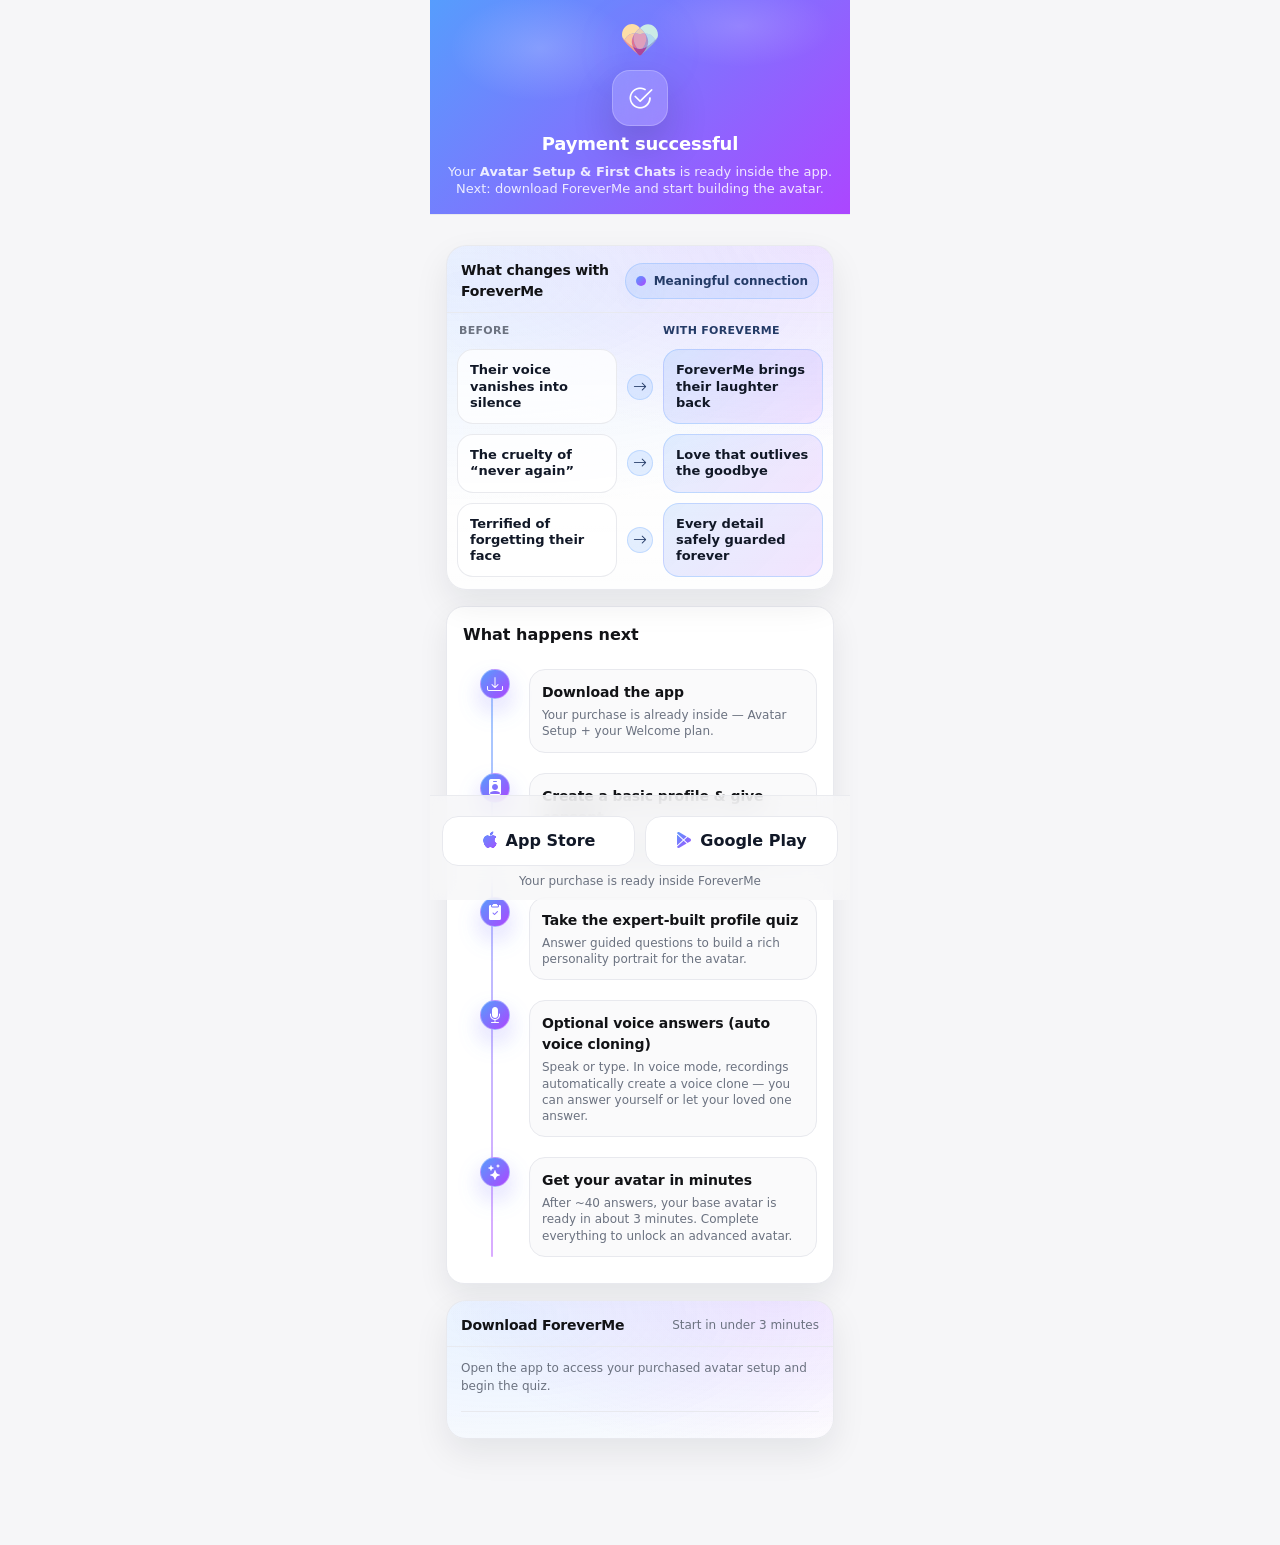
<file: payment-success.html>
<!doctype html>
<html lang="en">
<head>
  <meta charset="utf-8" />
  <meta name="viewport" content="width=device-width, initial-scale=1" />
  <title>ForeverMe — Payment Successful</title>

  <link href="https://cdn.jsdelivr.net/npm/bootstrap@5.3.3/dist/css/bootstrap.min.css" rel="stylesheet" />
  <link href="https://cdn.jsdelivr.net/npm/bootstrap-icons@1.11.3/font/bootstrap-icons.css" rel="stylesheet" />

  <style>
    :root{
      --g1:#569DFD;
      --g2:#AC46FF;
      --bg:#F6F6F8;
      --text:#121316;
      --muted:#6B7280;
      --card:#ffffff;
      --line:#E8E9EE;
      --accent:#2F80ED;
      --success:#22C55E;
      --shadow: 0 12px 30px rgba(17, 24, 39, .08);
      --radius: 18px;
    }

    body{ background: var(--bg); color: var(--text); font-family: ui-sans-serif, system-ui, -apple-system, Segoe UI, Roboto, Helvetica, Arial, "Apple Color Emoji","Segoe UI Emoji"; }
    .mobile-shell{ max-width: 420px; margin: 0 auto; min-height: 100vh; position: relative; background: var(--bg); padding-bottom: 92px; }
    .top-hero{ background: linear-gradient(135deg, var(--g1), var(--g2)); border-bottom: 1px solid var(--line); padding: 22px 16px 16px; text-align: center; position: relative; overflow: hidden; }
    .top-hero:after{ content:""; position:absolute; inset:-40px -40px auto -40px; height: 220px; background: radial-gradient(closest-side at 30% 40%, rgba(255,255,255,.18), transparent 60%), radial-gradient(closest-side at 70% 30%, rgba(255,255,255,.14), transparent 62%); pointer-events:none; }

    .logo-img--hero{ height: 32px; width: auto; display:block; margin: 2px auto 0; filter: drop-shadow(0 12px 26px rgba(86,157,253,.16)); position: relative; z-index: 1; }
    .hero-badge{ width: 56px; height: 56px; margin: 14px auto 8px; border-radius: 18px; display:flex; align-items:center; justify-content:center; background: rgba(255,255,255,.18); border: 1px solid rgba(255,255,255,.22); backdrop-filter: blur(10px); position: relative; z-index: 1; box-shadow: 0 18px 40px rgba(17,24,39,.18); }
    .hero-badge i{ font-size: 26px; color: #fff; line-height: 1; }
    .h-title{ color: #fff; font-size: 18px; line-height: 1.15; margin: 6px 0 0; font-weight: 900; position: relative; z-index: 1; letter-spacing: -0.2px; }
    .h-sub{ color: rgba(255,255,255,.86); font-size: 13px; line-height: 1.35; margin: 8px 0 0; position: relative; z-index: 1; }

    .section{ padding: 14px 16px; }
    .cardx{ background: var(--card); border: 1px solid var(--line); border-radius: var(--radius); box-shadow: var(--shadow); }
    .divider{ height: 1px; background: var(--line); margin: 12px 0; }
    .mini{ font-size: 12px; color: var(--muted); }
    a{ color: var(--accent); text-decoration: none; }
    a:hover{ text-decoration: underline; }

    .value-wrap{ position: relative; overflow: hidden; border-radius: 20px; border: 1px solid rgba(232,233,238,.95); background: radial-gradient(900px 380px at 5% 10%, rgba(86,157,253,.14), transparent 60%), radial-gradient(800px 360px at 95% 0%, rgba(172,70,255,.13), transparent 55%), linear-gradient(180deg, rgba(255,255,255,.9), rgba(255,255,255,.82)); backdrop-filter: blur(10px); box-shadow: 0 14px 34px rgba(17, 24, 39, .08); }
    .value-head{ padding: 14px 14px 10px; border-bottom: 1px solid rgba(232,233,238,.85); display:flex; align-items:center; justify-content:space-between; gap: 10px; }
    .value-title{ font-weight: 900; letter-spacing: -0.2px; font-size: 14px; margin: 0; }
    .value-chip{ display:inline-flex; align-items:center; gap:8px; padding: 8px 10px; border-radius: 999px; font-weight: 900; font-size: 12px; color: #243b67; background: rgba(86,157,253,.14); border: 1px solid rgba(86,157,253,.25); white-space: nowrap; }
    .spark{ width: 10px; height: 10px; border-radius: 999px; background: linear-gradient(135deg, var(--g1), var(--g2)); box-shadow: 0 10px 22px rgba(86,157,253,.25); display:inline-block; }
    .value-columns{ display:grid; grid-template-columns: 1fr 26px 1fr; gap: 10px; padding: 10px 12px 0; }
    .value-col-title{ font-size: 11px; font-weight: 900; letter-spacing: .3px; text-transform: uppercase; color: #6B7280; }
    .value-col-title.with{ color: #243b67; }
    .value-grid{ padding: 10px 10px 12px; display:flex; flex-direction: column; gap: 10px; }
    .value-row{ display:grid; grid-template-columns: 1fr 26px 1fr; gap: 10px; align-items: stretch; }
    .value-side{ border-radius: 16px; padding: 12px; border: 1px solid rgba(232,233,238,.95); font-size: 13px; font-weight: 700; line-height: 1.25; display:flex; align-items:center; min-height: 56px; color: #111827; }
    .value-side.before{ background: rgba(255,255,255,.75); }
    .value-side.with{ background: linear-gradient(135deg, rgba(86,157,253,.16), rgba(172,70,255,.14)); border-color: rgba(86,157,253,.28); }
    .arrow-col{ display:flex; align-items:center; justify-content:center; }
    .arrow-badge{ width: 26px; height: 26px; border-radius: 999px; display:flex; align-items:center; justify-content:center; color: #243b67; background: rgba(86,157,253,.16); border: 1px solid rgba(86,157,253,.25); font-weight: 900; user-select: none; }
    .arrow-badge i{ font-size: 14px; line-height: 1; }

    .timeline{ position: relative; margin-top: 12px; padding-left: 10px; }
    .timeline:before{ content:""; position:absolute; left: 28px; top: 10px; bottom: 10px; width: 2px; background: linear-gradient(180deg, rgba(86,157,253,.55), rgba(172,70,255,.45)); border-radius: 2px; }
    .t-item{ position: relative; display:flex; gap: 12px; padding: 10px 0; }
    .t-dot{ position: relative; width: 44px; flex: 0 0 44px; display:flex; align-items:flex-start; justify-content:center; }
    .t-bubble{ width: 30px; height: 30px; border-radius: 999px; display:flex; align-items:center; justify-content:center; color: white; background: linear-gradient(135deg, var(--g1), var(--g2)); box-shadow: 0 12px 26px rgba(86,157,253,.18), 0 10px 22px rgba(172,70,255,.12); border: 1px solid rgba(255,255,255,.35); }
    .t-bubble i{ font-size: 16px; line-height: 1; }
    .t-card{ flex: 1; border-radius: 16px; border: 1px solid var(--line); background: #FAFAFB; padding: 12px; }
    .t-title{ font-weight: 900; font-size: 14px; letter-spacing: -0.1px; margin: 0; }
    .t-sub{ margin: 4px 0 0; font-size: 12px; color: var(--muted); line-height: 1.35; }

    .dl-wrap{ border-radius: 20px; border: 1px solid rgba(232,233,238,.95); background: radial-gradient(700px 320px at 15% 10%, rgba(86,157,253,.14), transparent 60%), radial-gradient(600px 280px at 85% 0%, rgba(172,70,255,.13), transparent 55%), linear-gradient(180deg, rgba(255,255,255,.92), rgba(255,255,255,.86)); box-shadow: 0 14px 34px rgba(17,24,39,.08); overflow:hidden; }
    .dl-head{ padding: 14px 14px 10px; border-bottom: 1px solid rgba(232,233,238,.85); display:flex; align-items:center; justify-content:space-between; gap: 10px; }
    .dl-title{ font-weight: 900; letter-spacing: -0.2px; font-size: 14px; margin: 0; }
    .dl-body{ padding: 12px 14px 14px; }
    .dl-secondary{ margin-top: 10px; display:flex; gap: 10px; }
    .dl-link{ flex:1; text-align:center; padding: 12px 12px; border-radius: 16px; border: 1px solid var(--line); background: #fff; font-weight: 900; color: #111827; display:flex; align-items:center; justify-content:center; gap: 8px; }
    .dl-link i{ background: linear-gradient(135deg, var(--g1), var(--g2)); -webkit-background-clip: text; -webkit-text-fill-color: transparent; font-size: 16px; }

    .sticky-next{ position: fixed; left: 50%; transform: translateX(-50%); bottom: 0; width: min(420px, 100%); background: rgba(246,246,248,.78); backdrop-filter: blur(14px); border-top: 1px solid rgba(232,233,238,.9); padding: 10px 12px calc(10px + env(safe-area-inset-bottom)); z-index: 50; }
    .next-sub{ margin-top: 6px; font-size: 12px; color: var(--muted); text-align: center; }
  </style>
</head>

<body>
  <div class="mobile-shell">
    <div class="top-hero">
      <img class="logo-img--hero" src="img/fme_logo_quiz.svg" alt="ForeverMe" />
      <div class="hero-badge" aria-hidden="true"><i class="bi bi-check2-circle"></i></div>
      <h1 class="h-title">Payment successful</h1>
      <p class="h-sub">Your <strong>Avatar Setup &amp; First Chats</strong> is ready inside the app. Next: download ForeverMe and start building the avatar.</p>
    </div>

    <div class="section">
      <div class="value-wrap mt-3">
        <div class="value-head">
          <p class="value-title m-0">What changes with ForeverMe</p>
          <div class="value-chip"><span class="spark"></span> Meaningful connection</div>
        </div>
        <div class="value-columns"><div class="value-col-title">Before</div><div></div><div class="value-col-title with">With ForeverMe</div></div>
        <div class="value-grid">
          <div class="value-row"><div class="value-side before">Their voice vanishes into silence</div><div class="arrow-col"><div class="arrow-badge"><i class="bi bi-arrow-right"></i></div></div><div class="value-side with">ForeverMe brings their laughter back</div></div>
          <div class="value-row"><div class="value-side before">The cruelty of “never again”</div><div class="arrow-col"><div class="arrow-badge"><i class="bi bi-arrow-right"></i></div></div><div class="value-side with">Love that outlives the goodbye</div></div>
          <div class="value-row"><div class="value-side before">Terrified of forgetting their face</div><div class="arrow-col"><div class="arrow-badge"><i class="bi bi-arrow-right"></i></div></div><div class="value-side with">Every detail safely guarded forever</div></div>
        </div>
      </div>

      <div class="mt-3 cardx p-3">
        <div class="fw-bold" style="font-size:16px;">What happens next</div>
        <div class="timeline">
          <div class="t-item"><div class="t-dot"><div class="t-bubble" aria-hidden="true"><i class="bi bi-download"></i></div></div><div class="t-card"><p class="t-title">Download the app</p><p class="t-sub">Your purchase is already inside — Avatar Setup + your Welcome plan.</p></div></div>
          <div class="t-item"><div class="t-dot"><div class="t-bubble" aria-hidden="true"><i class="bi bi-person-badge-fill"></i></div></div><div class="t-card"><p class="t-title">Create a basic profile &amp; give consent</p><p class="t-sub">Add key details about your loved one and confirm data permission to continue.</p></div></div>
          <div class="t-item"><div class="t-dot"><div class="t-bubble" aria-hidden="true"><i class="bi bi-clipboard2-check-fill"></i></div></div><div class="t-card"><p class="t-title">Take the expert-built profile quiz</p><p class="t-sub">Answer guided questions to build a rich personality portrait for the avatar.</p></div></div>
          <div class="t-item"><div class="t-dot"><div class="t-bubble" aria-hidden="true"><i class="bi bi-mic-fill"></i></div></div><div class="t-card"><p class="t-title">Optional voice answers (auto voice cloning)</p><p class="t-sub">Speak or type. In voice mode, recordings automatically create a voice clone — you can answer yourself or let your loved one answer.</p></div></div>
          <div class="t-item"><div class="t-dot"><div class="t-bubble" aria-hidden="true"><i class="bi bi-stars"></i></div></div><div class="t-card"><p class="t-title">Get your avatar in minutes</p><p class="t-sub">After ~40 answers, your base avatar is ready in about 3 minutes. Complete everything to unlock an advanced avatar.</p></div></div>
        </div>
      </div>

      <div class="dl-wrap mt-3">
        <div class="dl-head"><p class="dl-title m-0">Download ForeverMe</p><div class="mini">Start in under 3 minutes</div></div>
        <div class="dl-body"><p class="mini mb-3">Open the app to access your purchased avatar setup and begin the quiz.</p><div class="divider"></div></div>
      </div>
    </div>

    <div class="sticky-next">
      <div class="dl-secondary">
        <a class="dl-link" href="#" aria-label="Download on the App Store"><i class="bi bi-apple"></i>App Store</a>
        <a class="dl-link" href="#" aria-label="Get it on Google Play"><i class="bi bi-google-play"></i>Google Play</a>
      </div>
      <div class="next-sub">Your purchase is ready inside ForeverMe</div>
    </div>
  </div>

  <script src="https://cdn.jsdelivr.net/npm/bootstrap@5.3.3/dist/js/bootstrap.bundle.min.js"></script>
</body>
</html>
</file>
